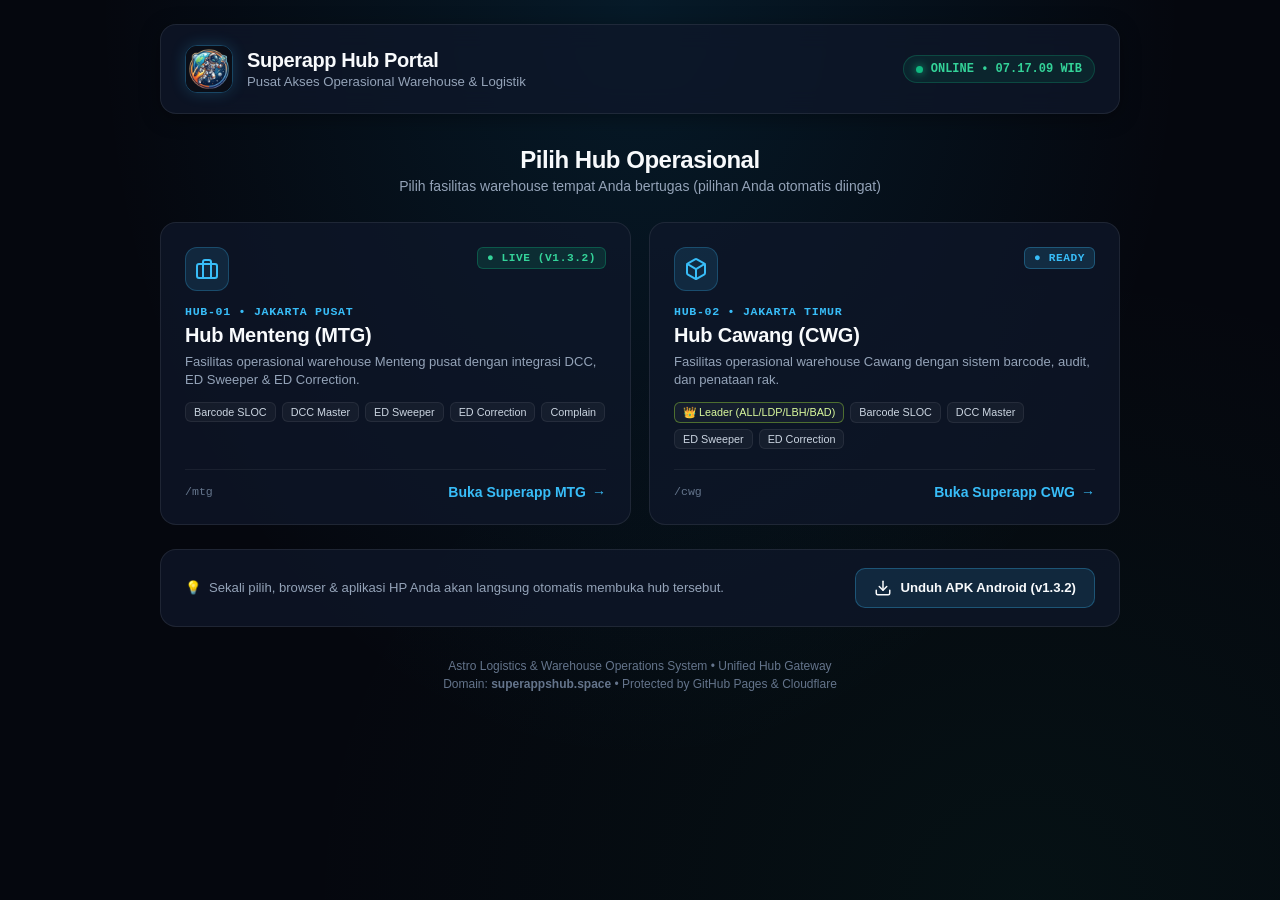
<file: index.html>
<!DOCTYPE html>
<html lang="id">
<head>
  <meta charset="UTF-8">
  <meta name="viewport" content="width=device-width, initial-scale=1.0, maximum-scale=1.0, user-scalable=no, viewport-fit=cover">
  <meta name="description" content="Superapp Hub Space — Portal Akses Terpusat Operasional Warehouse: Hub Menteng (MTG) dan Hub Cawang (CWG).">
  <meta name="theme-color" content="#05070e">
  <meta name="robots" content="noindex, nofollow">
  <title>Superapp Hub Portal — Astro Operations</title>

  <!-- Favicon -->
  <link rel="icon" href="app-logo.jpg" type="image/jpeg">
  <link rel="apple-touch-icon" href="icon-192.png">

  <!-- 🚀 Instant Launch Engine: Otomatis langsung buka Hub khusus tanpa jeda -->
  <script>
    (function () {
      var search = window.location.search || '';
      var urlParams = new URLSearchParams(search);
      var isSwitchMode = urlParams.get('switch') === 'true' || urlParams.get('choose') === 'true' || urlParams.get('portal') === 'true';
      if (!isSwitchMode) {
        try {
          var savedHub = localStorage.getItem('astro_preferred_hub');
          if (savedHub === 'mtg' || savedHub === 'cwg') {
            window.location.replace('./' + savedHub + '/' + search + window.location.hash);
          }
        } catch (e) {}
      }
    })();
  </script>

  <style>
    :root {
      --bg-void: #05070e;
      --bg-surface: #0a0f1d;
      --card-bg: rgba(15, 23, 42, 0.75);
      --card-hover: rgba(22, 36, 64, 0.95);
      --border-subtle: rgba(255, 255, 255, 0.08);
      --border-cyan: rgba(56, 189, 248, 0.3);
      --cyan: #38bdf8;
      --emerald: #10b981;
      --amber: #f59e0b;
      --text-main: #f8fafc;
      --text-sub: #94a3b8;
      --text-muted: #64748b;
      --font-stack: -apple-system, BlinkMacSystemFont, "Segoe UI", Roboto, "Helvetica Neue", Arial, sans-serif;
      --font-mono: ui-monospace, SFMono-Regular, Menlo, Monaco, Consolas, "Liberation Mono", "Courier New", monospace;
    }

    * {
      box-sizing: border-box;
      margin: 0;
      padding: 0;
      -webkit-tap-highlight-color: transparent;
    }

    body {
      background-color: var(--bg-void);
      background-image: 
        radial-gradient(ellipse at 50% 0%, rgba(14, 165, 233, 0.12) 0%, transparent 60%),
        radial-gradient(ellipse at 80% 100%, rgba(16, 185, 129, 0.06) 0%, transparent 50%);
      color: var(--text-main);
      font-family: var(--font-stack);
      min-height: 100vh;
      display: flex;
      flex-direction: column;
      align-items: center;
      padding: 24px 16px 40px;
    }

    .portal-wrap {
      width: 100%;
      max-width: 960px;
      display: flex;
      flex-direction: column;
      gap: 24px;
    }

    /* ── Header ── */
    .portal-header {
      background: var(--card-bg);
      backdrop-filter: blur(12px);
      -webkit-backdrop-filter: blur(12px);
      border: 1px solid var(--border-subtle);
      border-radius: 16px;
      padding: 20px 24px;
      display: flex;
      align-items: center;
      justify-content: space-between;
      gap: 16px;
      box-shadow: 0 4px 20px rgba(0, 0, 0, 0.35);
    }

    .brand-group {
      display: flex;
      align-items: center;
      gap: 14px;
    }

    .brand-logo {
      width: 48px;
      height: 48px;
      border-radius: 12px;
      object-fit: cover;
      border: 1.5px solid var(--border-cyan);
      box-shadow: 0 0 15px rgba(56, 189, 248, 0.2);
    }

    .brand-title {
      font-size: 1.25rem;
      font-weight: 700;
      letter-spacing: -0.02em;
      color: var(--text-main);
    }

    .brand-subtitle {
      font-size: 0.825rem;
      color: var(--text-sub);
      margin-top: 2px;
    }

    .telemetry-chip {
      display: flex;
      align-items: center;
      gap: 8px;
      padding: 6px 12px;
      background: rgba(16, 185, 129, 0.1);
      border: 1px solid rgba(16, 185, 129, 0.25);
      border-radius: 999px;
      font-family: var(--font-mono);
      font-size: 0.75rem;
      color: #34d399;
      font-weight: 600;
      white-space: nowrap;
    }

    .telemetry-dot {
      width: 7px;
      height: 7px;
      border-radius: 50%;
      background: var(--emerald);
      box-shadow: 0 0 8px var(--emerald);
      animation: pulse-dot 2s infinite ease-in-out;
    }

    @keyframes pulse-dot {
      0%, 100% { opacity: 1; transform: scale(1); }
      50% { opacity: 0.4; transform: scale(0.85); }
    }

    /* ── Countdown Notice (Auto-redirect if saved) ── */
    .redirect-banner {
      display: none;
      background: rgba(14, 165, 233, 0.12);
      border: 1px solid var(--border-cyan);
      border-radius: 12px;
      padding: 12px 18px;
      align-items: center;
      justify-content: space-between;
      gap: 12px;
    }

    .redirect-text {
      font-size: 0.875rem;
      color: var(--text-main);
    }

    .redirect-text strong {
      color: var(--cyan);
    }

    .btn-cancel-redirect {
      background: rgba(255, 255, 255, 0.1);
      color: var(--text-main);
      border: 1px solid var(--border-subtle);
      border-radius: 8px;
      padding: 6px 12px;
      font-size: 0.75rem;
      font-weight: 600;
      cursor: pointer;
      transition: background 0.15s;
    }

    .btn-cancel-redirect:hover {
      background: rgba(255, 255, 255, 0.2);
    }

    /* ── Section Title ── */
    .section-headline {
      text-align: center;
      margin: 8px 0 4px;
    }

    .section-headline h2 {
      font-size: 1.5rem;
      font-weight: 800;
      letter-spacing: -0.02em;
      color: var(--text-main);
    }

    .section-headline p {
      font-size: 0.875rem;
      color: var(--text-sub);
      margin-top: 4px;
    }

    /* ── Hub Grid (3 Cards) ── */
    .hub-grid {
      display: grid;
      grid-template-columns: repeat(auto-fit, minmax(280px, 1fr));
      gap: 18px;
    }

    .hub-card {
      background: var(--card-bg);
      border: 1px solid var(--border-subtle);
      border-radius: 16px;
      padding: 24px;
      display: flex;
      flex-direction: column;
      justify-content: space-between;
      gap: 20px;
      position: relative;
      transition: all 0.2s cubic-bezier(0.16, 1, 0.3, 1);
      text-decoration: none;
      color: inherit;
    }

    .hub-card:hover {
      background: var(--card-hover);
      border-color: var(--border-cyan);
      transform: translateY(-2px);
      box-shadow: 0 10px 30px rgba(0, 0, 0, 0.45);
    }

    .hub-card:active {
      transform: scale(0.985);
    }

    .hub-card-header {
      display: flex;
      align-items: flex-start;
      justify-content: space-between;
      gap: 12px;
    }

    .hub-icon-box {
      width: 44px;
      height: 44px;
      border-radius: 12px;
      display: flex;
      align-items: center;
      justify-content: center;
      background: rgba(56, 189, 248, 0.12);
      border: 1px solid rgba(56, 189, 248, 0.25);
      color: var(--cyan);
      flex-shrink: 0;
    }

    .hub-badge {
      font-size: 0.7rem;
      font-weight: 700;
      text-transform: uppercase;
      letter-spacing: 0.05em;
      padding: 4px 9px;
      border-radius: 6px;
      font-family: var(--font-mono);
      white-space: nowrap;
    }

    .hub-badge.active {
      background: rgba(16, 185, 129, 0.15);
      color: #34d399;
      border: 1px solid rgba(16, 185, 129, 0.3);
    }

    .hub-badge.ready {
      background: rgba(56, 189, 248, 0.15);
      color: var(--cyan);
      border: 1px solid rgba(56, 189, 248, 0.3);
    }

    .hub-content {
      display: flex;
      flex-direction: column;
      gap: 6px;
    }

    .hub-code {
      font-family: var(--font-mono);
      font-size: 0.725rem;
      color: var(--cyan);
      letter-spacing: 0.06em;
      font-weight: 600;
    }

    .hub-title {
      font-size: 1.25rem;
      font-weight: 700;
      color: var(--text-main);
      letter-spacing: -0.01em;
    }

    .hub-desc {
      font-size: 0.815rem;
      color: var(--text-sub);
      line-height: 1.4;
    }

    .hub-modules {
      margin-top: 6px;
      display: flex;
      flex-wrap: wrap;
      gap: 6px;
    }

    .module-pill {
      font-size: 0.675rem;
      font-weight: 500;
      padding: 3px 8px;
      border-radius: 6px;
      background: rgba(255, 255, 255, 0.04);
      border: 1px solid rgba(255, 255, 255, 0.07);
      color: #cbd5e1;
    }

    .hub-action {
      display: flex;
      align-items: center;
      justify-content: space-between;
      padding-top: 14px;
      border-top: 1px solid rgba(255, 255, 255, 0.06);
    }

    .btn-enter {
      display: inline-flex;
      align-items: center;
      gap: 6px;
      font-size: 0.875rem;
      font-weight: 700;
      color: var(--cyan);
      transition: gap 0.2s ease;
    }

    .hub-card:hover .btn-enter {
      gap: 10px;
      color: #7dd3fc;
    }

    .path-hint {
      font-family: var(--font-mono);
      font-size: 0.725rem;
      color: var(--text-muted);
    }

    /* ── Bottom Controls & APK ── */
    .portal-bottom {
      background: var(--card-bg);
      border: 1px solid var(--border-subtle);
      border-radius: 16px;
      padding: 18px 24px;
      display: flex;
      flex-wrap: wrap;
      align-items: center;
      justify-content: space-between;
      gap: 16px;
    }

    .pref-checkbox-wrap {
      display: flex;
      align-items: center;
      gap: 10px;
      cursor: pointer;
      user-select: none;
    }

    .pref-checkbox-wrap input {
      width: 17px;
      height: 17px;
      accent-color: var(--cyan);
      cursor: pointer;
    }

    .pref-label {
      font-size: 0.825rem;
      color: var(--text-sub);
    }

    .apk-cta {
      display: inline-flex;
      align-items: center;
      gap: 8px;
      padding: 10px 18px;
      background: rgba(56, 189, 248, 0.12);
      border: 1px solid var(--border-cyan);
      border-radius: 10px;
      color: var(--text-main);
      font-size: 0.825rem;
      font-weight: 600;
      text-decoration: none;
      transition: all 0.15s;
    }

    .apk-cta:hover {
      background: rgba(56, 189, 248, 0.22);
      border-color: #38bdf8;
    }

    /* ── Footer ── */
    .portal-footer {
      text-align: center;
      font-size: 0.75rem;
      color: var(--text-muted);
      display: flex;
      flex-direction: column;
      gap: 4px;
      margin-top: 8px;
    }

    @media (max-width: 640px) {
      body {
        padding: 16px 12px 32px;
      }
      .portal-header {
        flex-direction: column;
        align-items: flex-start;
      }
      .telemetry-chip {
        align-self: flex-start;
      }
      .portal-bottom {
        flex-direction: column;
        align-items: stretch;
      }
      .apk-cta {
        justify-content: center;
      }
    }
  </style>
</head>
<body>

  <div class="portal-wrap">

    <!-- ══ Header ══ -->
    <header class="portal-header">
      <div class="brand-group">
        <img src="app-logo.jpg" alt="Logo Superapp" class="brand-logo">
        <div>
          <h1 class="brand-title">Superapp Hub Portal</h1>
          <p class="brand-subtitle">Pusat Akses Operasional Warehouse & Logistik</p>
        </div>
      </div>
      <div class="telemetry-chip" id="clockTelemetry">
        <span class="telemetry-dot"></span>
        <span id="telemetryTime">ONLINE • WIB</span>
      </div>
    </header>

    <!-- ══ Section Headline ══ -->
    <div class="section-headline">
      <h2>Pilih Hub Operasional</h2>
      <p>Pilih fasilitas warehouse tempat Anda bertugas (pilihan Anda otomatis diingat)</p>
    </div>

    <!-- ══ Hub Selection Cards ══ -->
    <div class="hub-grid">

      <!-- 1. HUB MENTENG (MTG) -->
      <a href="./mtg/" class="hub-card" id="cardHubMtg" onclick="selectAndLaunchHub('mtg'); return false;">
        <div>
          <div class="hub-card-header">
            <div class="hub-icon-box">
              <svg width="24" height="24" viewBox="0 0 24 24" fill="none" stroke="currentColor" stroke-width="2" stroke-linecap="round" stroke-linejoin="round">
                <rect x="2" y="7" width="20" height="14" rx="2" ry="2"></rect>
                <path d="M16 21V5a2 2 0 0 0-2-2h-4a2 2 0 0 0-2 2v16"></path>
              </svg>
            </div>
            <span class="hub-badge active" id="badgeMtg">● Live (v1.3.2)</span>
          </div>

          <div class="hub-content" style="margin-top: 14px;">
            <span class="hub-code">HUB-01 • JAKARTA PUSAT</span>
            <h3 class="hub-title">Hub Menteng (MTG)</h3>
            <p class="hub-desc">Fasilitas operasional warehouse Menteng pusat dengan integrasi DCC, ED Sweeper & ED Correction.</p>

            <div class="hub-modules">
              <span class="module-pill">Barcode SLOC</span>
              <span class="module-pill">DCC Master</span>
              <span class="module-pill">ED Sweeper</span>
              <span class="module-pill">ED Correction</span>
              <span class="module-pill">Complain</span>
            </div>
          </div>
        </div>

        <div class="hub-action">
          <span class="path-hint">/mtg</span>
          <span class="btn-enter">Buka Superapp MTG <span>→</span></span>
        </div>
      </a>

      <!-- 2. HUB CAWANG (CWG) -->
      <a href="./cwg/" class="hub-card" id="cardHubCwg" onclick="selectAndLaunchHub('cwg'); return false;">
        <div>
          <div class="hub-card-header">
            <div class="hub-icon-box">
              <svg width="24" height="24" viewBox="0 0 24 24" fill="none" stroke="currentColor" stroke-width="2" stroke-linecap="round" stroke-linejoin="round">
                <path d="M21 16V8a2 2 0 0 0-1-1.73l-7-4a2 2 0 0 0-2 0l-7 4A2 2 0 0 0 3 8v8a2 2 0 0 0 1 1.73l7 4a2 2 0 0 0 2 0l7-4A2 2 0 0 0 21 16z"></path>
                <polyline points="3.27 6.96 12 12.01 20.73 6.96"></polyline>
                <line x1="12" y1="22.08" x2="12" y2="12"></line>
              </svg>
            </div>
            <span class="hub-badge ready" id="badgeCwg">● Ready</span>
          </div>

          <div class="hub-content" style="margin-top: 14px;">
            <span class="hub-code">HUB-02 • JAKARTA TIMUR</span>
            <h3 class="hub-title">Hub Cawang (CWG)</h3>
            <p class="hub-desc">Fasilitas operasional warehouse Cawang dengan sistem barcode, audit, dan penataan rak.</p>

            <div class="hub-modules">
              <span class="module-pill" style="border-color: rgba(163, 230, 53, 0.4); color: #d9f99d;">👑 Leader (ALL/LDP/LBH/BAD)</span>
              <span class="module-pill">Barcode SLOC</span>
              <span class="module-pill">DCC Master</span>
              <span class="module-pill">ED Sweeper</span>
              <span class="module-pill">ED Correction</span>
            </div>
          </div>
        </div>

        <div class="hub-action">
          <span class="path-hint">/cwg</span>
          <span class="btn-enter">Buka Superapp CWG <span>→</span></span>
        </div>
      </a>

    </div>

    <!-- ══ Bottom Info & APK Section ══ -->
    <div class="portal-bottom">
      <div style="font-size: 0.82rem; color: #94a3b8; display: flex; align-items: center; gap: 8px;">
        <span>💡</span>
        <span>Sekali pilih, browser & aplikasi HP Anda akan langsung otomatis membuka hub tersebut.</span>
      </div>

      <a href="https://github.com/tw1nss/superapp-release/raw/main/app-debug.apk" class="apk-cta" title="Unduh APK Android Resmi">
        <svg width="18" height="18" viewBox="0 0 24 24" fill="none" stroke="currentColor" stroke-width="2" stroke-linecap="round" stroke-linejoin="round">
          <path d="M21 15v4a2 2 0 0 1-2 2H5a2 2 0 0 1-2-2v-4"></path>
          <polyline points="7 10 12 15 17 10"></polyline>
          <line x1="12" y1="15" x2="12" y2="3"></line>
        </svg>
        <span>Unduh APK Android (v1.3.2)</span>
      </a>
    </div>

    <!-- ══ Footer ══ -->
    <footer class="portal-footer">
      <div>Astro Logistics & Warehouse Operations System • Unified Hub Gateway</div>
      <div>Domain: <strong>superappshub.space</strong> • Protected by GitHub Pages & Cloudflare</div>
    </footer>

  </div>

  <script>
    // Realtime WIB Clock
    function updateClock() {
      const now = new Date();
      const options = { timeZone: 'Asia/Jakarta', hour: '2-digit', minute: '2-digit', second: '2-digit', hour12: false };
      const timeStr = new Intl.DateTimeFormat('id-ID', options).format(now);
      const el = document.getElementById('telemetryTime');
      if (el) el.textContent = `ONLINE • ${timeStr} WIB`;
    }
    setInterval(updateClock, 1000);
    updateClock();

    // Select Hub & Instant Launch
    function selectAndLaunchHub(hubKey) {
      try {
        localStorage.setItem('astro_preferred_hub', hubKey);
      } catch (e) {}
      window.location.href = './' + hubKey + '/' + (window.location.search || '') + (window.location.hash || '');
    }

    // Highlight current preferred hub if in switch mode
    window.addEventListener('DOMContentLoaded', () => {
      try {
        const saved = localStorage.getItem('astro_preferred_hub');
        if (saved === 'mtg') {
          const badge = document.getElementById('badgeMtg');
          if (badge) badge.textContent = '★ Hub Pilihan Aktif';
        } else if (saved === 'cwg') {
          const badge = document.getElementById('badgeCwg');
          if (badge) badge.textContent = '★ Hub Pilihan Aktif';
        }
      } catch (e) {}
    });
  </script>
</body>
</html>
</file>
